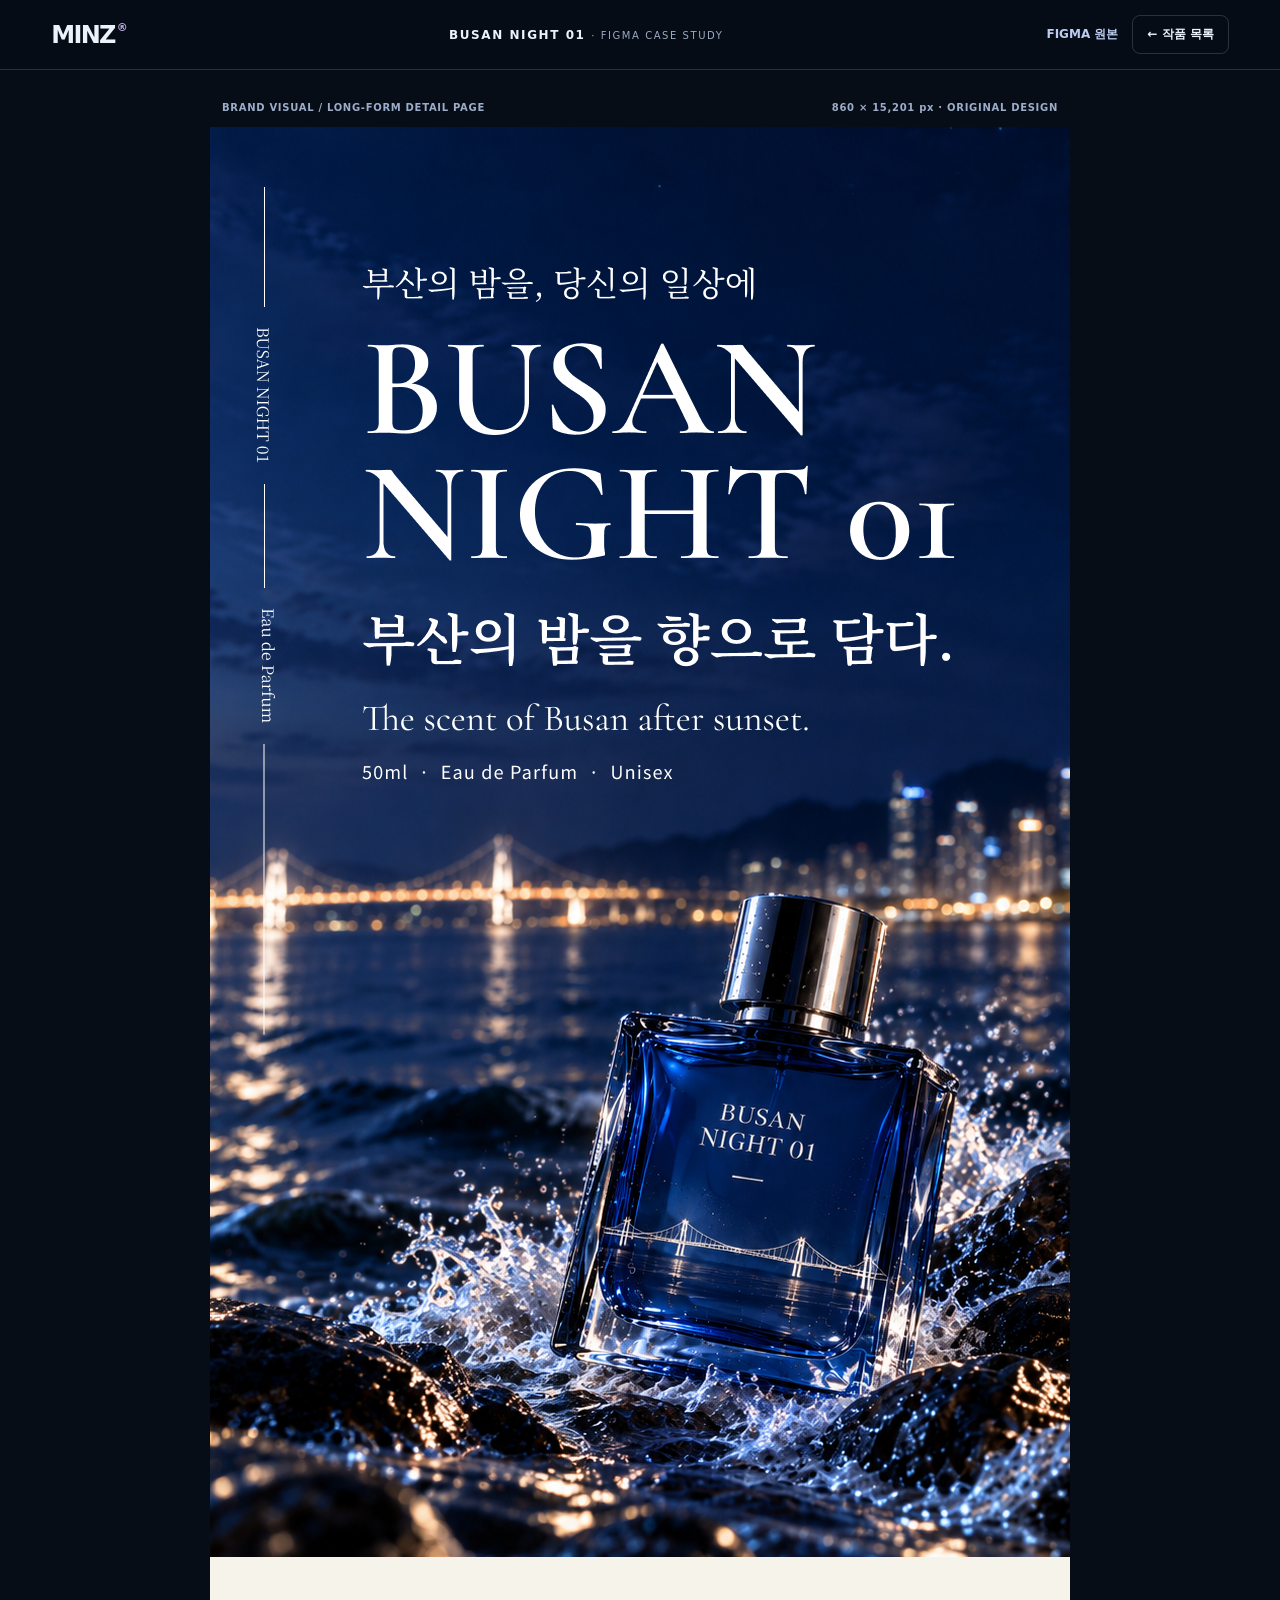
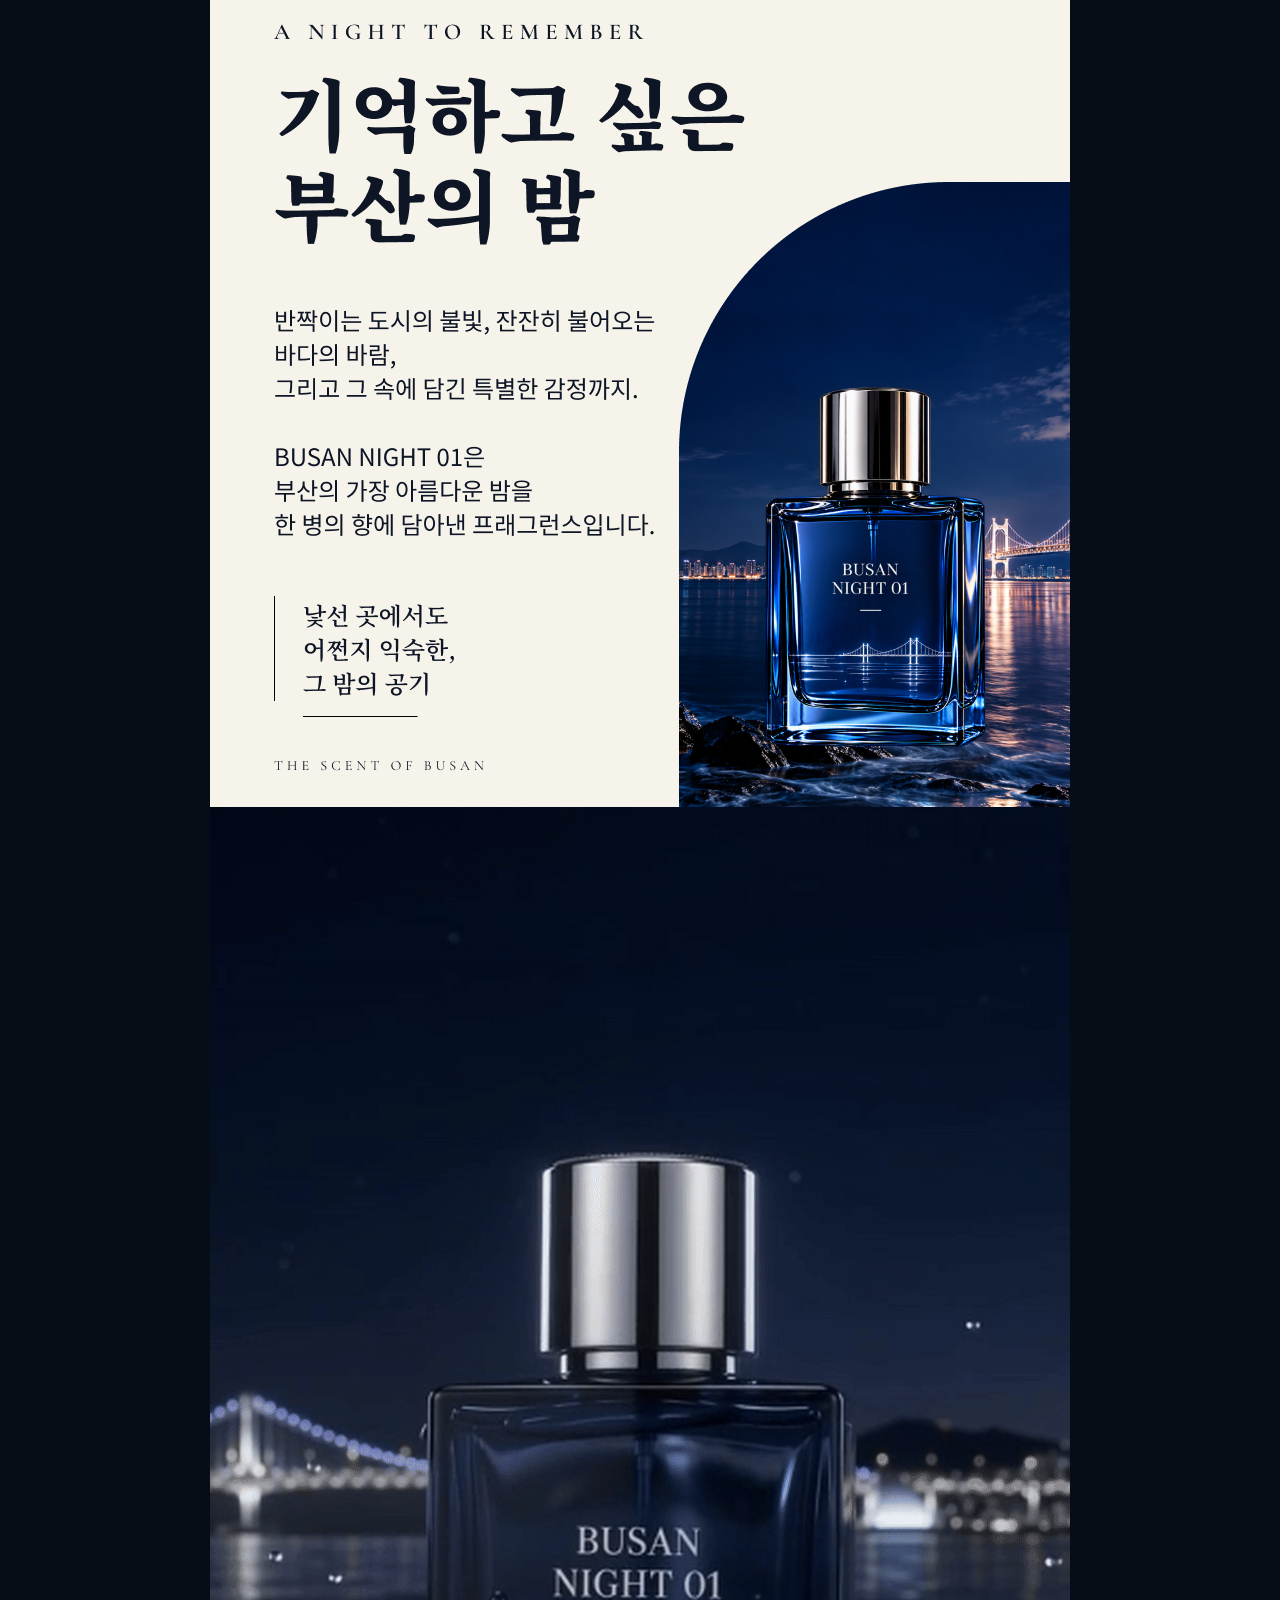
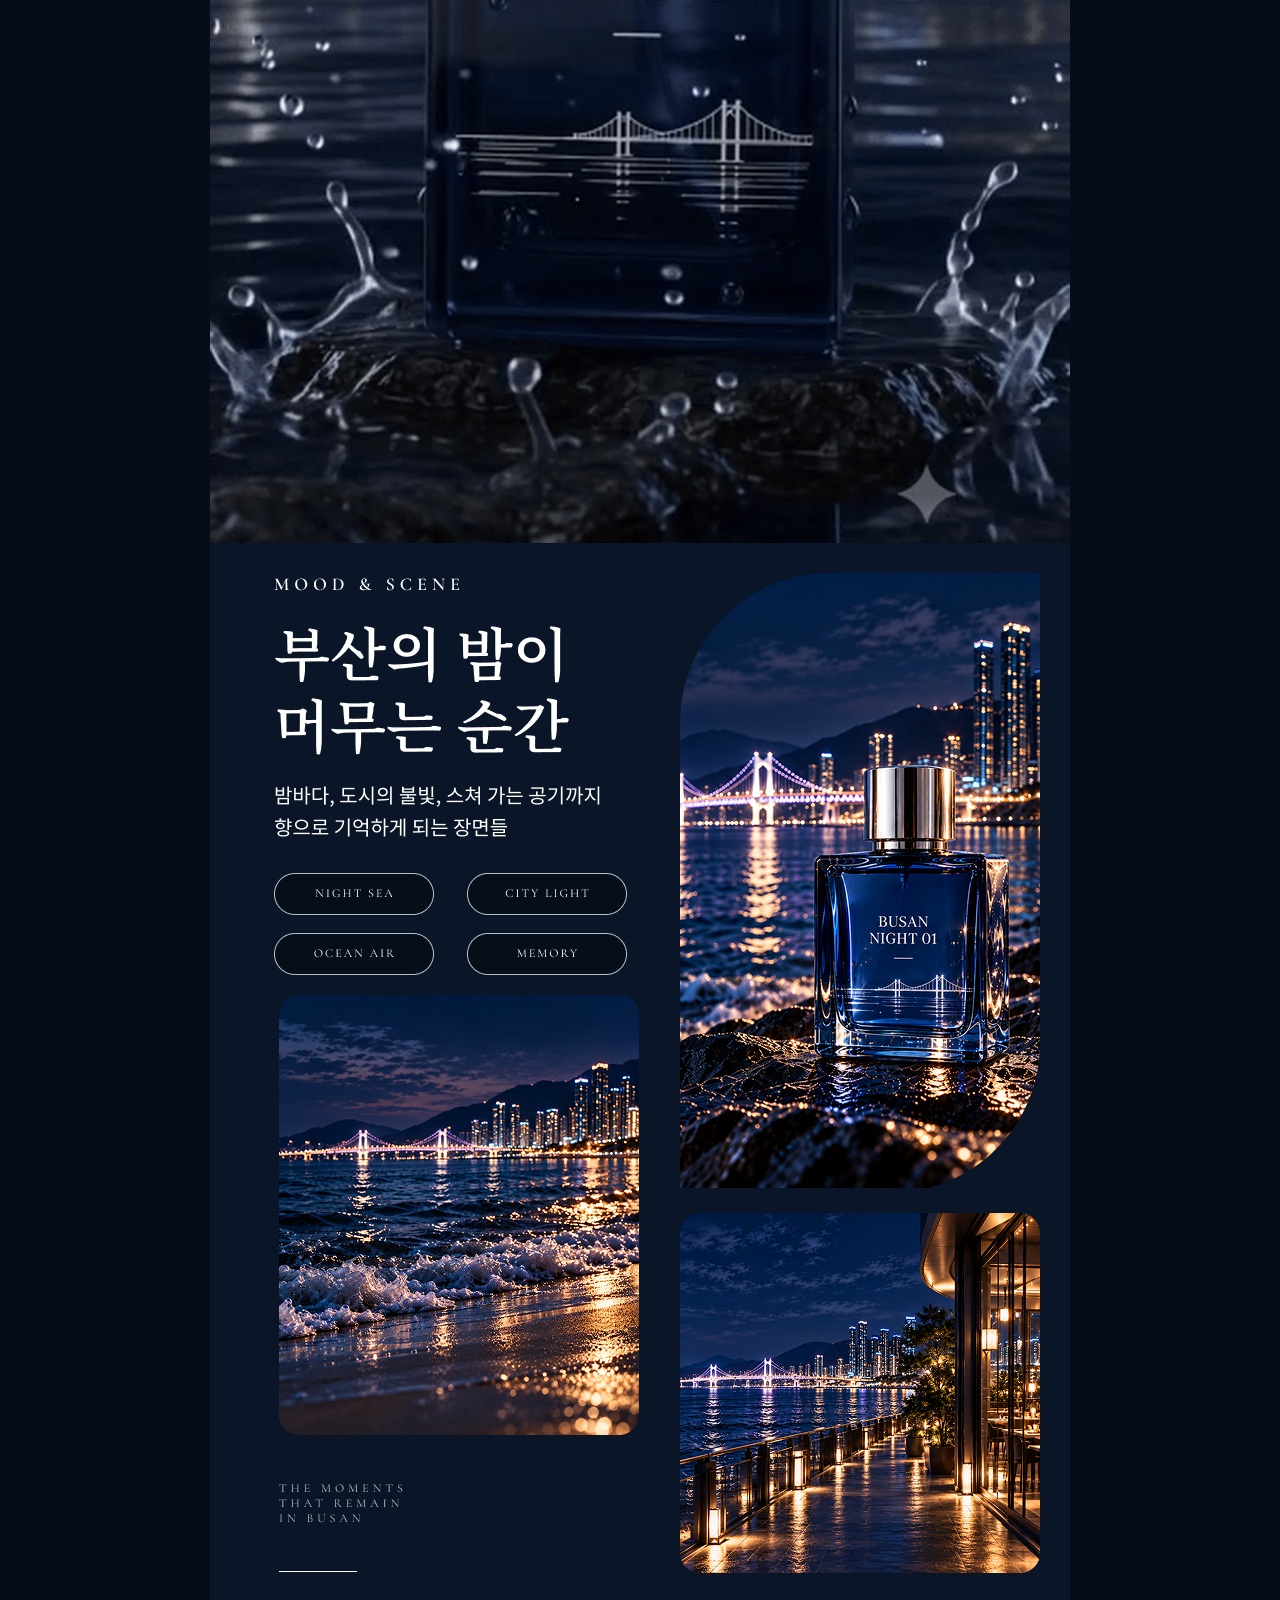
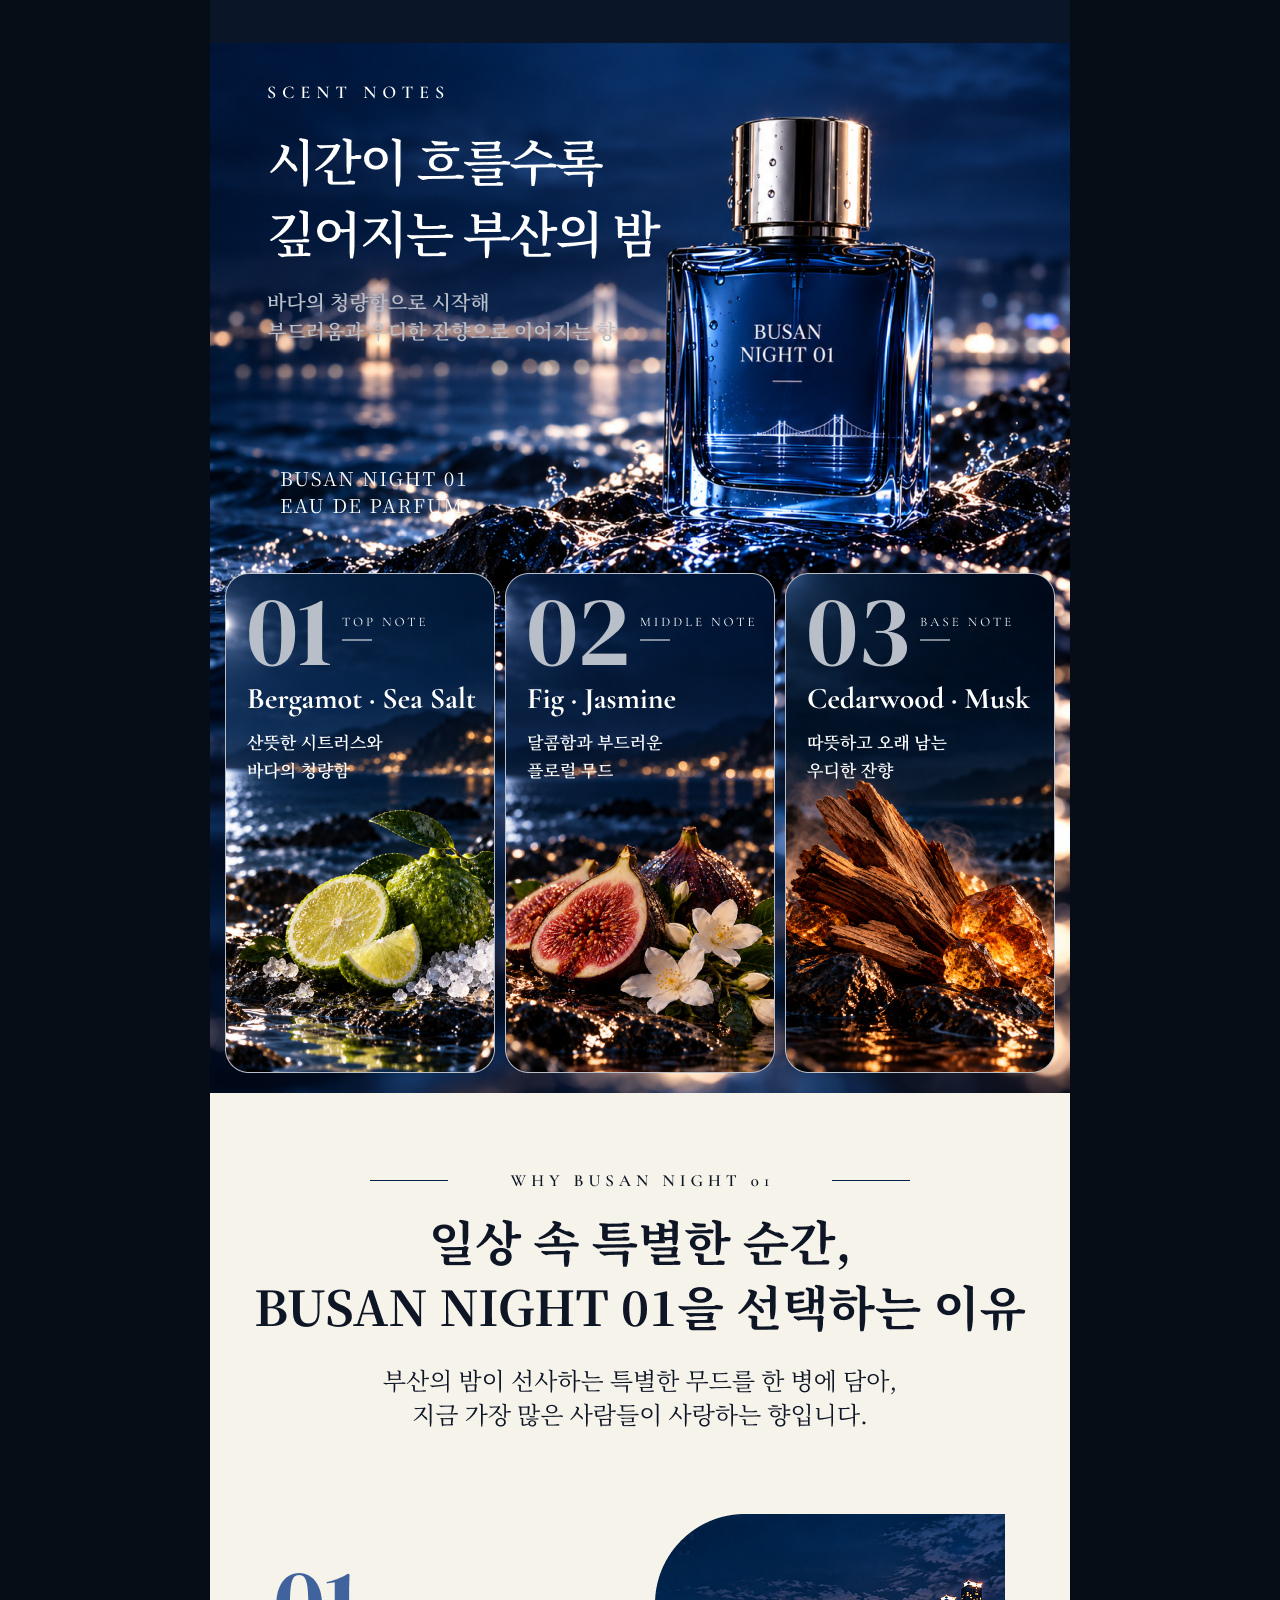
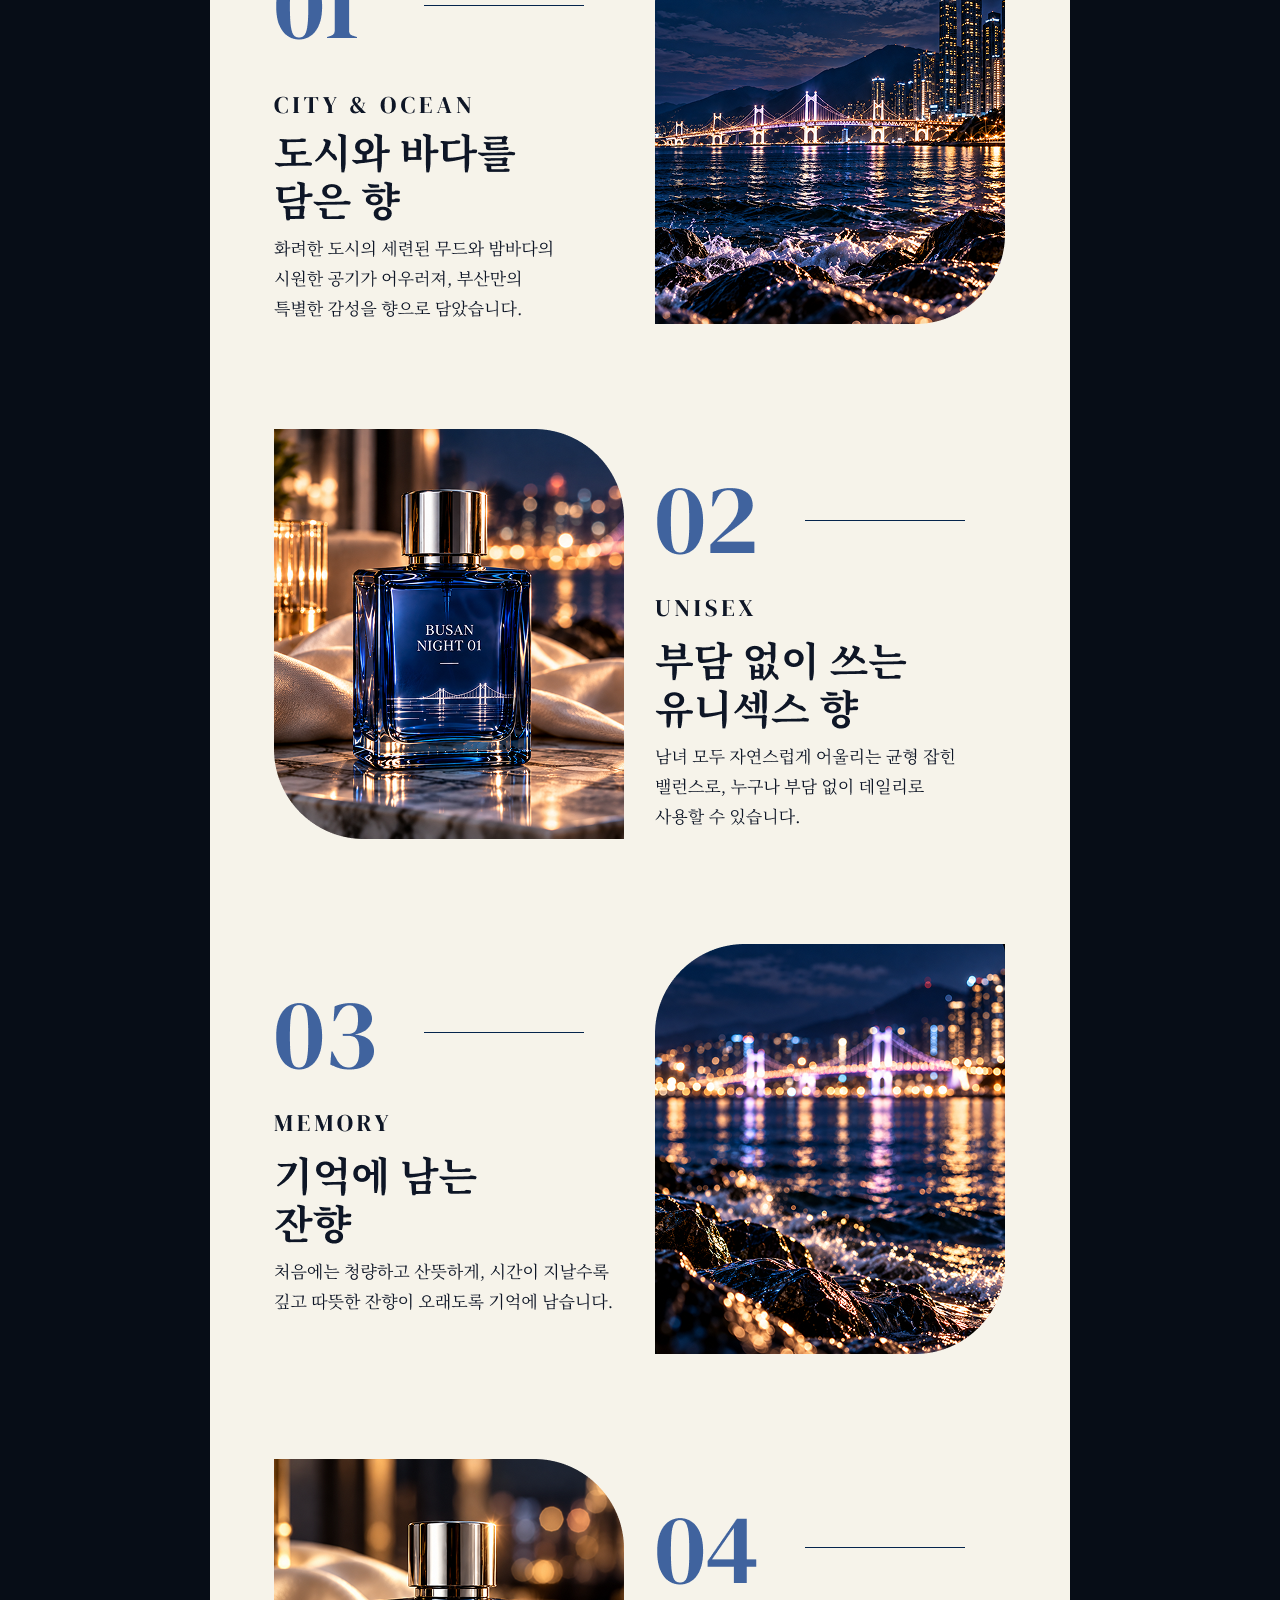
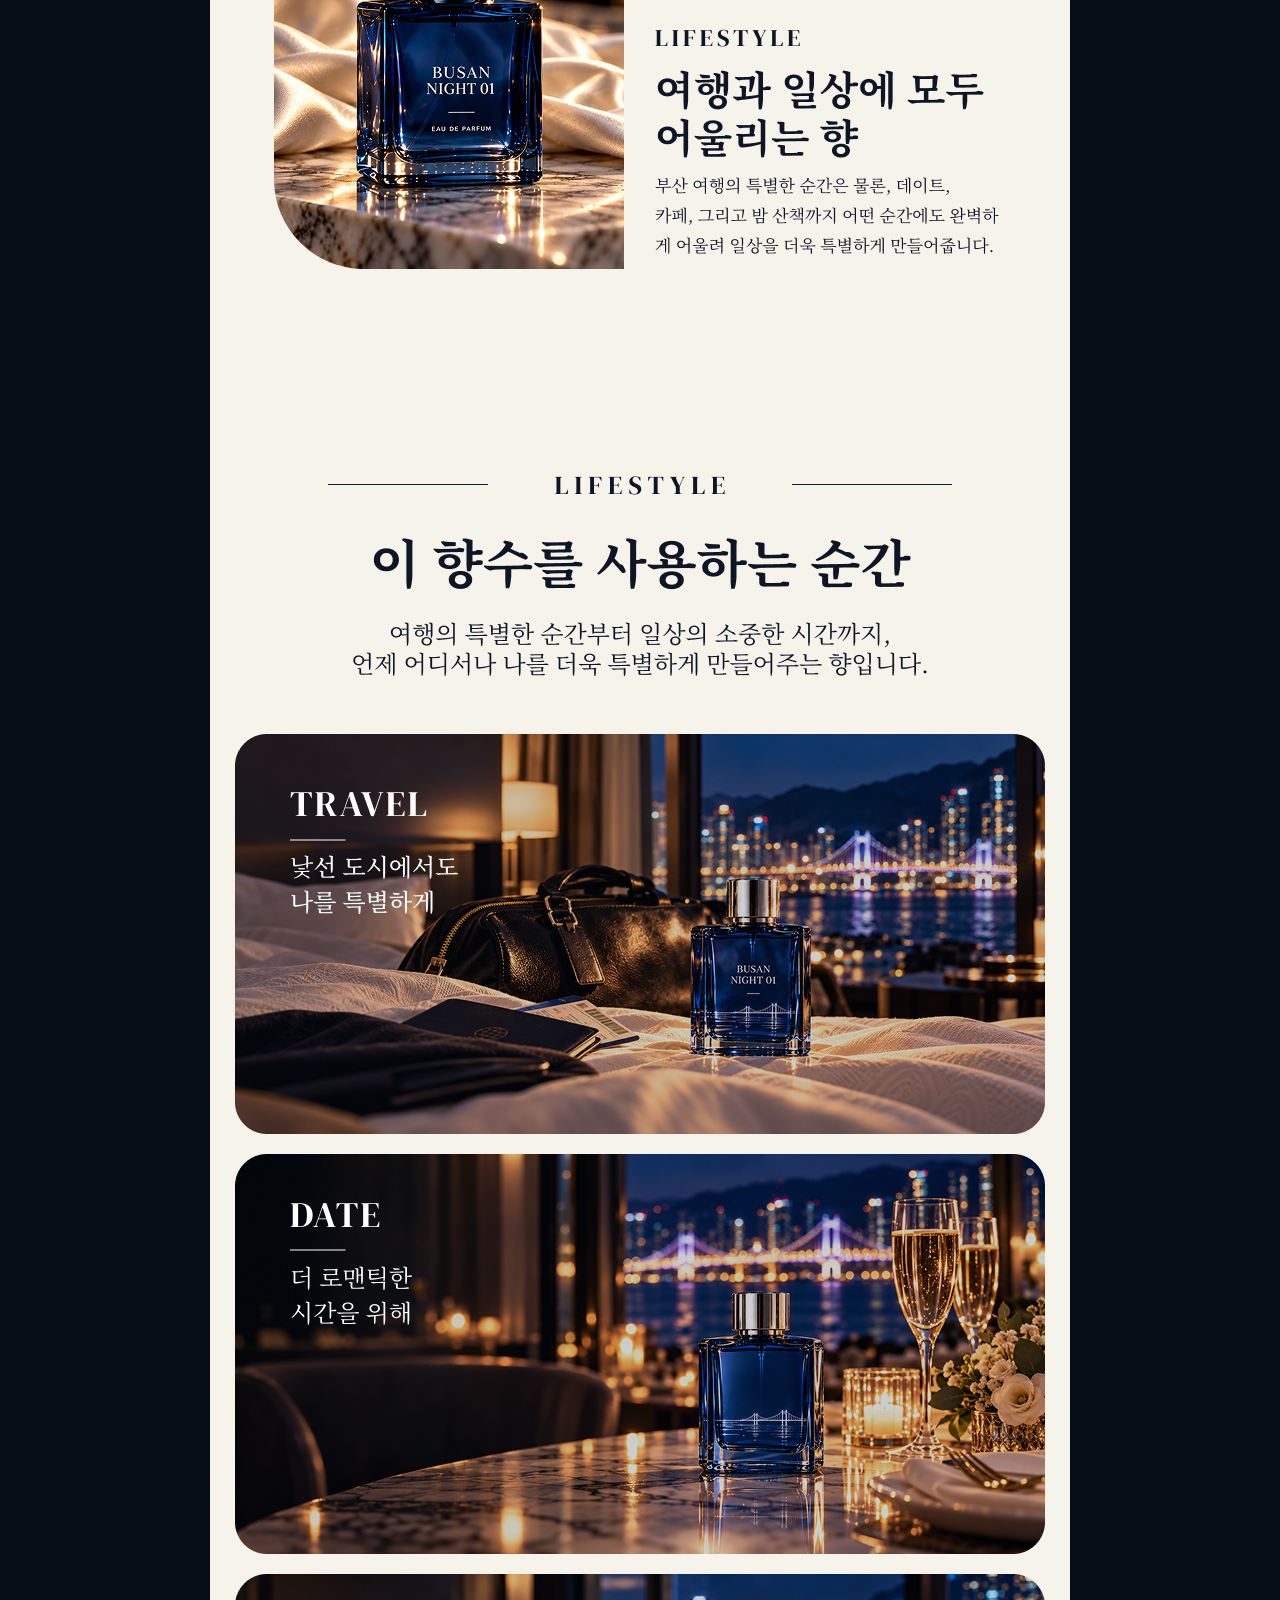
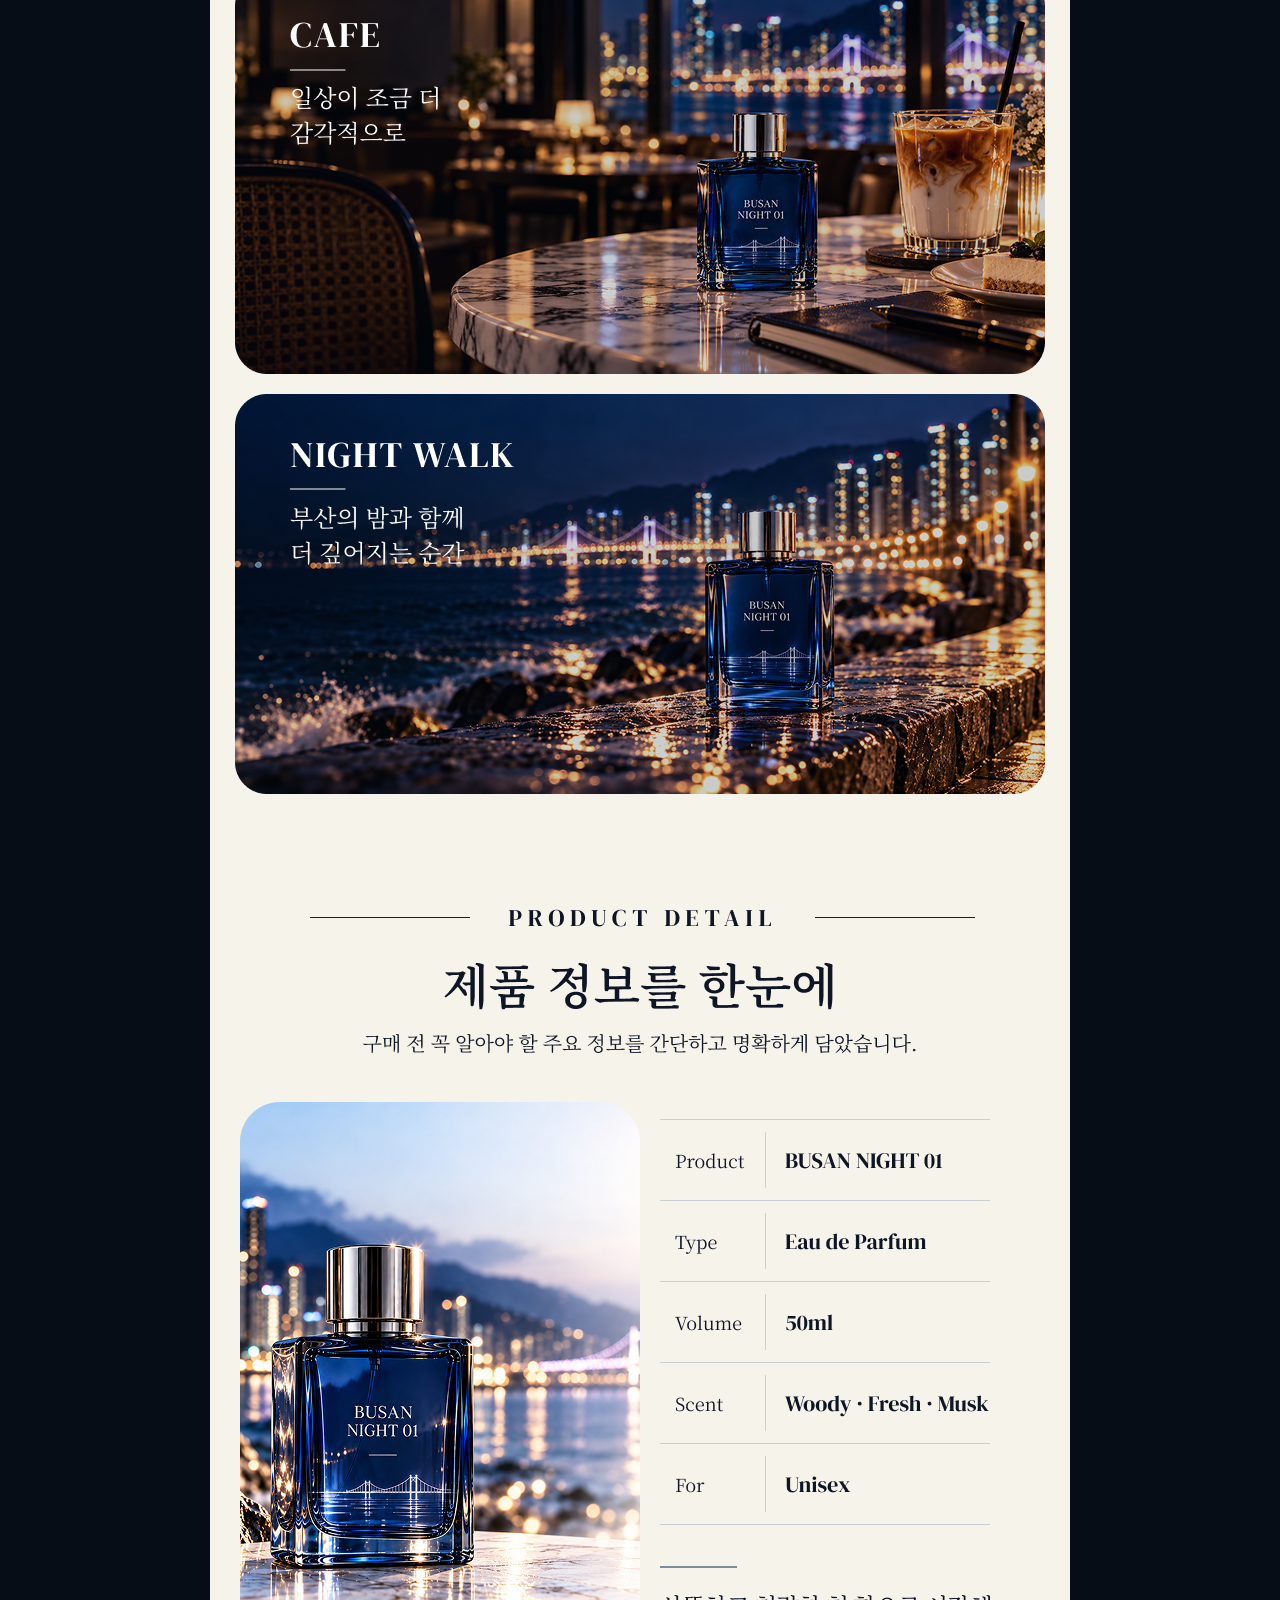
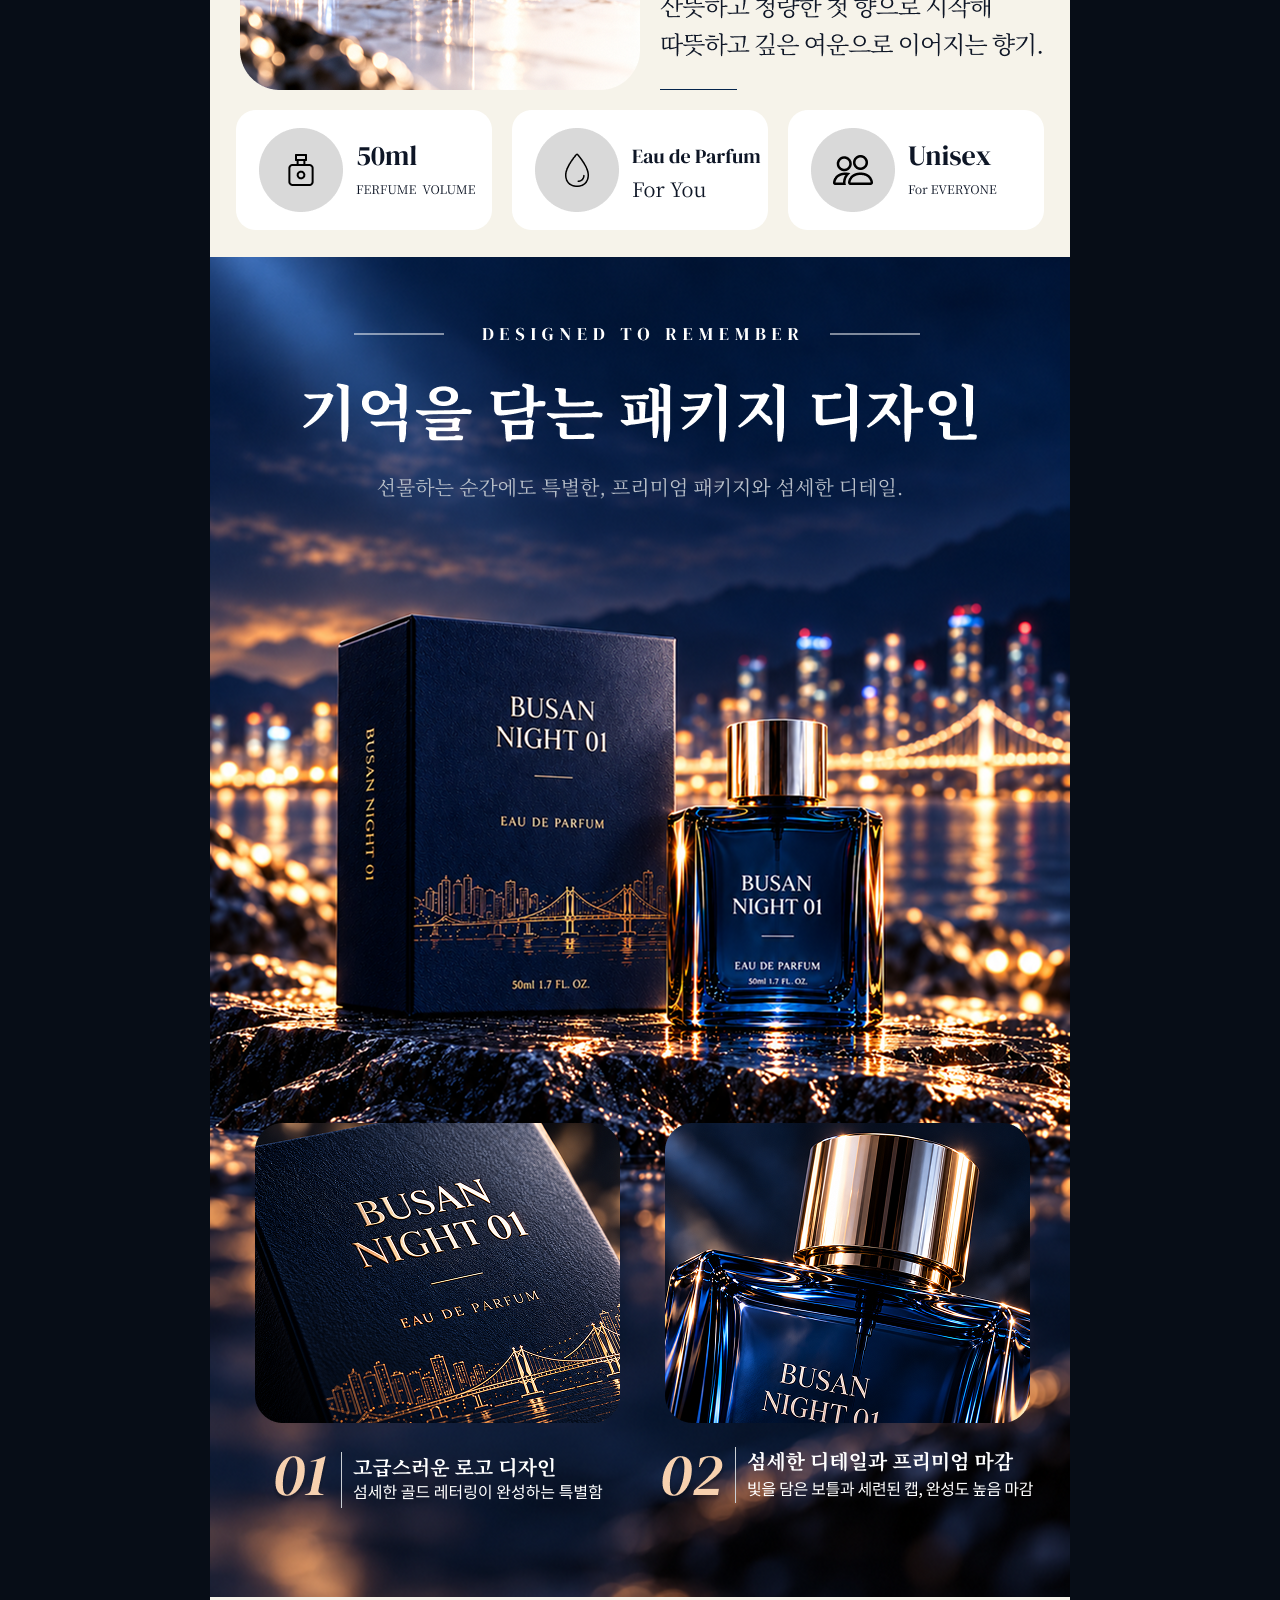
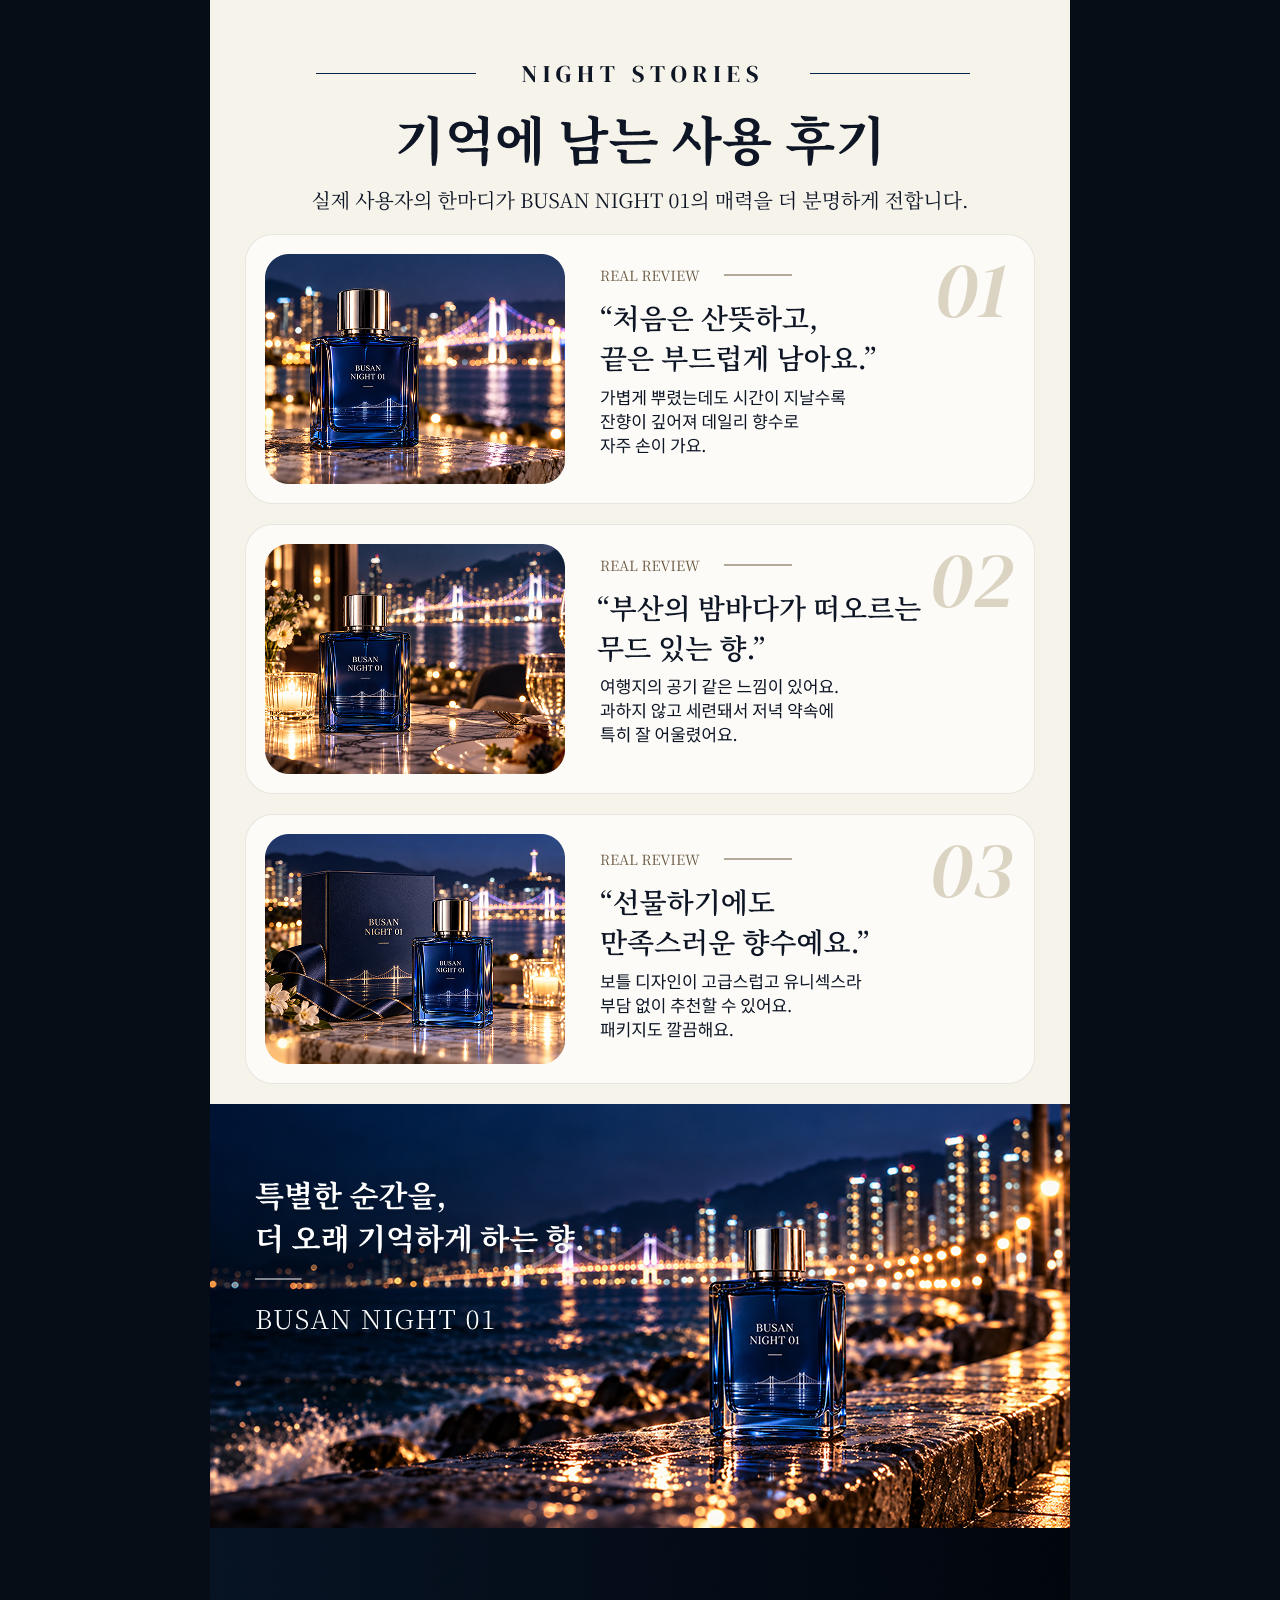
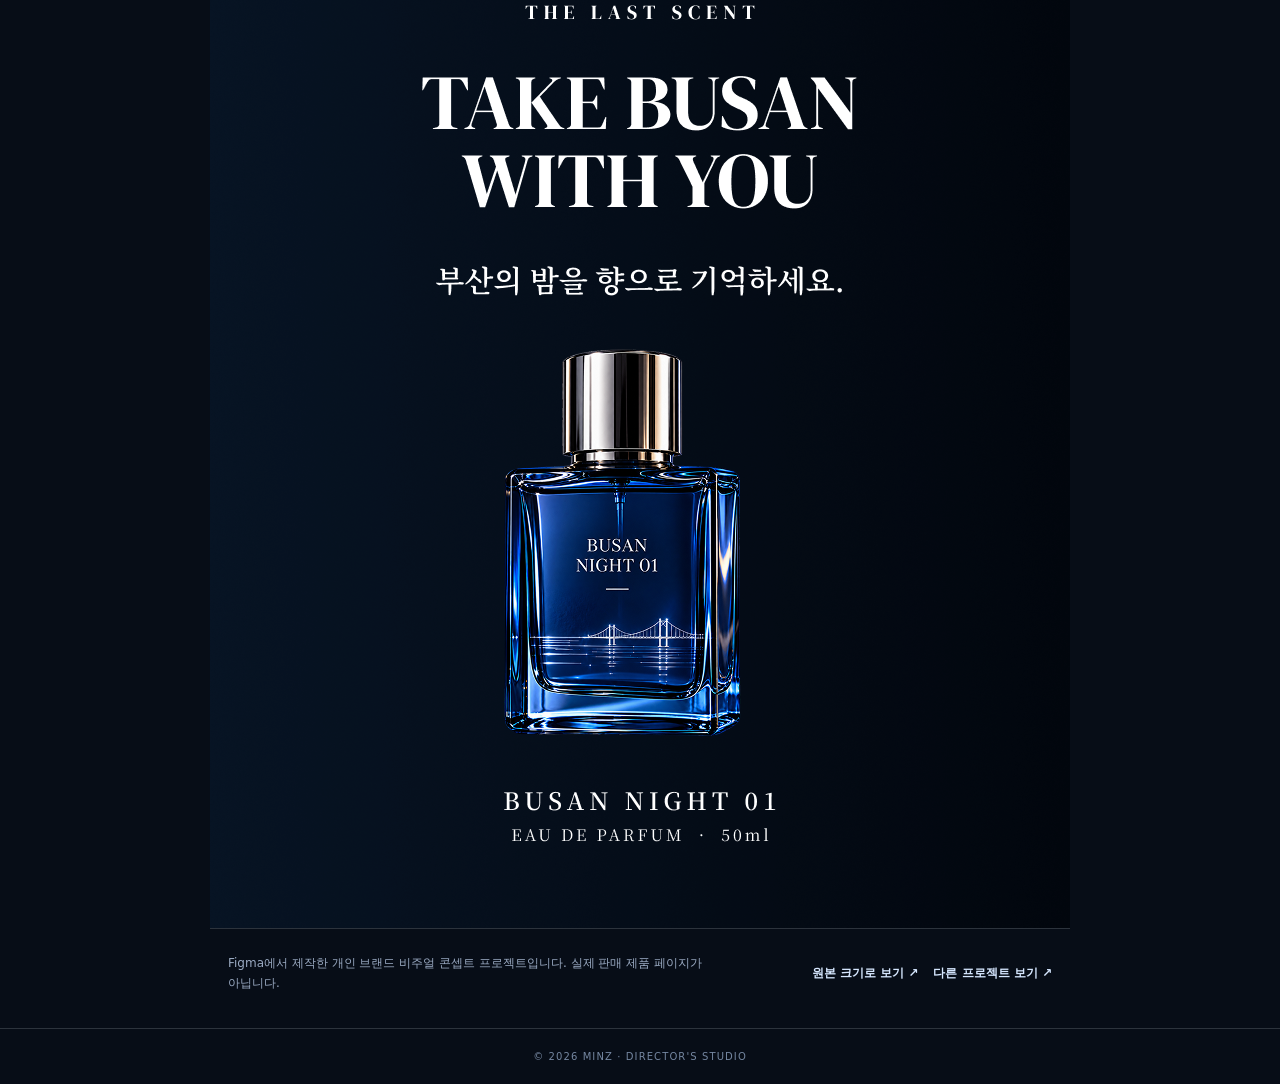
<file: busan-night-detail.html>
<!doctype html>
<html lang="ko">
<head>
  <meta charset="utf-8">
  <meta name="viewport" content="width=device-width,initial-scale=1">
  <meta name="description" content="BUSAN NIGHT 01 — MINZ가 Figma에서 제작한 세로형 향수 브랜드 콘셉트 상세페이지 전체 보기">
  <meta name="theme-color" content="#0b1321">
  <meta property="og:title" content="BUSAN NIGHT 01 | MINZ Portfolio">
  <title>BUSAN NIGHT 01 | MINZ Director's Studio</title>
  <link rel="icon" href="assets/img/lastfavicon.png">
  <link rel="stylesheet" href="assets/css/busan-night-detail.css?v=20261123-gif-overlay">
</head>
<body>
  <a class="skip-link" href="#full-design">전체 디자인으로 건너뛰기</a>
  <div class="reading-progress" id="readingProgress" aria-hidden="true"></div>
  <header class="topbar">
    <a class="brand" href="directors-studio-cinematic-v5-4.html#works" aria-label="MINZ 포트폴리오로 돌아가기">MINZ<span>®</span></a>
    <span class="page-identity">BUSAN NIGHT 01 <small>· FIGMA CASE STUDY</small></span>
    <nav class="nav-links" aria-label="포트폴리오 메뉴">
      <a class="figma-link" href="https://www.figma.com/design/Ou2MiTEvkYQSkR5TikJLqg?node-id=183-191" target="_blank" rel="noopener noreferrer">FIGMA 원본</a>
      <a class="nav-back" href="directors-studio-cinematic-v5-4.html#works">← 작품 목록</a>
    </nav>
  </header>
  <main id="full-design">
    <div class="intro-line" aria-label="프로젝트 정보"><span>BRAND VISUAL / LONG-FORM DETAIL PAGE</span><span>860 × 15,201 px · ORIGINAL DESIGN</span></div>
    <figure class="original-design" id="designFrame">
      <!-- Figma 183:191 전체 프레임을 PNG 1x로 내보낸 뒤 아래 경로에 업로드하세요. -->
      <img
        id="originalDesignImage"
        src="assets/img/design/busan-night-full.png"
        alt="BUSAN NIGHT 01 향수 브랜드 콘셉트 상세페이지 전체 디자인. 브랜드 스토리, 무드 장면, 향기 비주얼, 제품 특징, 라이프스타일, 제품 상세 및 엔딩 구성"
        width="860" height="15201"
        decoding="async"
        fetchpriority="high"
      >
      <!-- Figma 183:191의 이미지 레이어(x=0,y=2280,w=860,h=1336).
           원본 GIF를 정지 PNG 위에 레이어로 표시합니다.
           GIF 파일은 GitHub에 사용자가 별도로 업로드한 원본을 사용합니다. -->
      <div class="busan-night-motion" id="busanNightMotion" aria-hidden="true">
        <img
          id="busanNightMotionAsset"
          src="assets/img/design/KakaoTalk_20260929_103843507_860%201.gif"
          alt=""
          width="860" height="1525"
          decoding="async" loading="lazy"
        >
      </div>
      <div class="image-missing" id="missingImage" role="status" hidden>
        <h1>BUSAN NIGHT 01</h1>
        <p>원본 Figma 이미지를 넣으면 세로 15,201px 디자인이 잘림 없이 표시됩니다.</p>
        <p class="filepath">assets/img/design/busan-night-full.png</p>
        <a href="https://www.figma.com/design/Ou2MiTEvkYQSkR5TikJLqg?node-id=183-191" target="_blank" rel="noopener noreferrer">Figma 원본에서 보기 ↗</a>
      </div>
    </figure>
    <div class="afterword"><p>Figma에서 제작한 개인 브랜드 비주얼 콘셉트 프로젝트입니다. 실제 판매 제품 페이지가 아닙니다.</p><div><a href="assets/img/design/busan-night-full.png" target="_blank" rel="noopener noreferrer" id="originalSizeLink">원본 크기로 보기 ↗</a><a href="directors-studio-cinematic-v5-4.html#works">다른 프로젝트 보기 ↗</a></div></div>
  </main>
  <footer>© 2026 MINZ · DIRECTOR'S STUDIO</footer>
  <script>
  (() => {
    const image = document.getElementById('originalDesignImage');
    const fallback = document.getElementById('missingImage');
    const full = document.getElementById('originalSizeLink');
    const motion = document.getElementById('busanNightMotion');
    const motionAsset = document.getElementById('busanNightMotionAsset');
    function failed(){
      image.hidden = true;
      fallback.hidden = false;
      full.hidden = true;
      motion.hidden = true;
    }
    // When the animation file is missing, keep the Figma full-page image visible.
    motionAsset.addEventListener('error', () => { motion.hidden = true; });
    if (motionAsset.complete && motionAsset.naturalWidth === 0) motion.hidden = true;
    image.addEventListener('error', failed);
    if (image.complete && image.naturalWidth === 0) failed();
    const indicator = document.getElementById('readingProgress');
    let ticking = false;
    function update(){
      const max = document.documentElement.scrollHeight - window.innerHeight;
      indicator.style.width = `${max > 0 ? Math.min(100, window.scrollY / max * 100) : 0}%`;
      ticking = false;
    }
    window.addEventListener('scroll', () => {
      if (!ticking) { ticking = true; requestAnimationFrame(update); }
    }, {passive:true});
    window.addEventListener('resize', update);
    update();
  })();
  </script>
</body>
</html>
</file>
<file: assets/css/busan-night-detail.css>
/* BUSAN NIGHT 01 — original 860×15201 Figma frame, full-height responsive display. */
:root{color-scheme:dark;--bg:#070d17;--text:#edf2fa;--muted:#9aaac2;--line:rgba(235,245,255,.16);--accent:#b5cffa}
*{box-sizing:border-box}
html{scroll-behavior:smooth}
body{margin:0;background:var(--bg);color:var(--text);font-family:Pretendard,'Malgun Gothic',Apple SD Gothic Neo,system-ui,sans-serif}
a{color:inherit;text-decoration:none}
.skip-link{position:fixed;left:16px;top:-60px;z-index:90;padding:10px 15px;background:#fff;color:#091624;border-radius:6px}.skip-link:focus{top:10px}
.reading-progress{height:3px;position:fixed;top:0;left:0;z-index:55;background:linear-gradient(90deg,#8ebcf1,#d8c2ff);width:0;pointer-events:none}
.topbar{display:flex;justify-content:space-between;align-items:center;gap:24px;position:sticky;top:0;z-index:40;height:70px;padding:0 clamp(18px,4vw,60px);background:rgba(7,13,23,.91);backdrop-filter:blur(14px);border-bottom:1px solid var(--line)}
.brand{font-size:24px;font-weight:900;letter-spacing:-.07em}.brand span{font-size:11px;color:#cdb7f5;vertical-align:top;margin-left:2px}
.page-identity{font-weight:700;font-size:12px;letter-spacing:.13em}.page-identity small{font-size:10px;color:var(--muted);font-weight:500}
.nav-links{display:flex;align-items:center;gap:14px;white-space:nowrap;font-size:12px;font-weight:650}
.figma-link{color:#bbcdf0}.nav-back{padding:10px 14px;border:1px solid var(--line);border-radius:8px}
.nav-back:hover,.figma-link:hover{color:#fff;background:rgba(255,255,255,.07)}
main{width:100%;padding-top:clamp(16px,3vw,32px)}
.intro-line{max-width:860px;margin:0 auto 14px;display:flex;justify-content:space-between;gap:12px;padding:0 12px;color:#9cadca;font-size:10px;font-weight:700;letter-spacing:.07em}
.original-design{width:min(100%,860px);margin:0 auto;border:0;position:relative;background:#0a1427;line-height:0}
.original-design img{display:block;width:100%;height:auto;max-height:none;max-width:none;object-fit:contain;object-position:top center;border:0}
.original-design img[hidden],#originalSizeLink[hidden]{display:none!important}
.image-missing{line-height:1.6;min-height:700px;padding:clamp(32px,7vw,70px);display:flex;flex-direction:column;align-items:flex-start;justify-content:center;background:linear-gradient(160deg,#193454,#0a1727 85%)}
.image-missing[hidden]{display:none}
.image-missing h1{font-size:clamp(38px,8vw,80px);line-height:1;letter-spacing:-.07em;margin:0 0 26px}
.image-missing p{margin:0 0 14px;max-width:570px;font-size:16px;color:#cad8eb}
.image-missing .filepath{padding:10px 14px;background:#0b192c;border:1px solid var(--line);border-radius:8px;font-family:ui-monospace,monospace;overflow-wrap:anywhere;font-size:12px}
.image-missing a{margin-top:14px;text-decoration:underline;text-underline-offset:5px}
.afterword{width:min(100%,860px);margin:0 auto;padding:24px 18px 34px;display:flex;flex-wrap:wrap;justify-content:space-between;align-items:center;gap:20px;font-size:12px;color:var(--muted);border-top:1px solid var(--line)}
.afterword p{margin:0;line-height:1.7;max-width:480px}.afterword div{display:flex;flex-wrap:wrap;gap:15px}.afterword a{color:#d6e7ff;font-weight:650}
footer{padding:22px 16px;text-align:center;font-size:10px;letter-spacing:.11em;color:#7587a1;border-top:1px solid var(--line)}
@media(max-width:650px){.topbar{height:62px;gap:12px}.brand{font-size:21px}.page-identity{display:none}.figma-link{display:none}.intro-line{font-size:8px;letter-spacing:0;gap:8px;padding:0 10px}.afterword{font-size:11px}.nav-back{padding:9px 11px}}
@media(prefers-reduced-motion:reduce){html{scroll-behavior:auto}}

/* === BUSAN NIGHT Figma hero GIF/MP4 replacement overlay (Nov 23) ===
 * Frame #183:191 total size 860 × 15201; image layer x=0,y=2280,w=860,h=1336.
 * Overlay exactly covers the existing static screenshot segment; rest unchanged.
 * Source at assets/img/design/KakaoTalk_20260929_103843507_860%201.gif
 * Keep user's original animated GIF file unchanged in the GitHub repo.
 */
.original-design { position: relative; }
.busan-night-motion {
  position: absolute;
  left: 0;
  top: 14.9990%; /* 2280px of total 15201px */
  width: 100%;
  height: 8.7889%; /* 1336px of total 15201px */
  overflow: hidden;
  background-color: #071325;
  line-height: 0;
  pointer-events: none;
}
.busan-night-motion[hidden] { display: none !important; }
.busan-night-motion img {
  display: block;
  width: 100%;
  height: 100%;
  max-width: none;
  max-height: none;
  object-fit: cover;
  object-position: center center;
  border: none;
}
</file>
